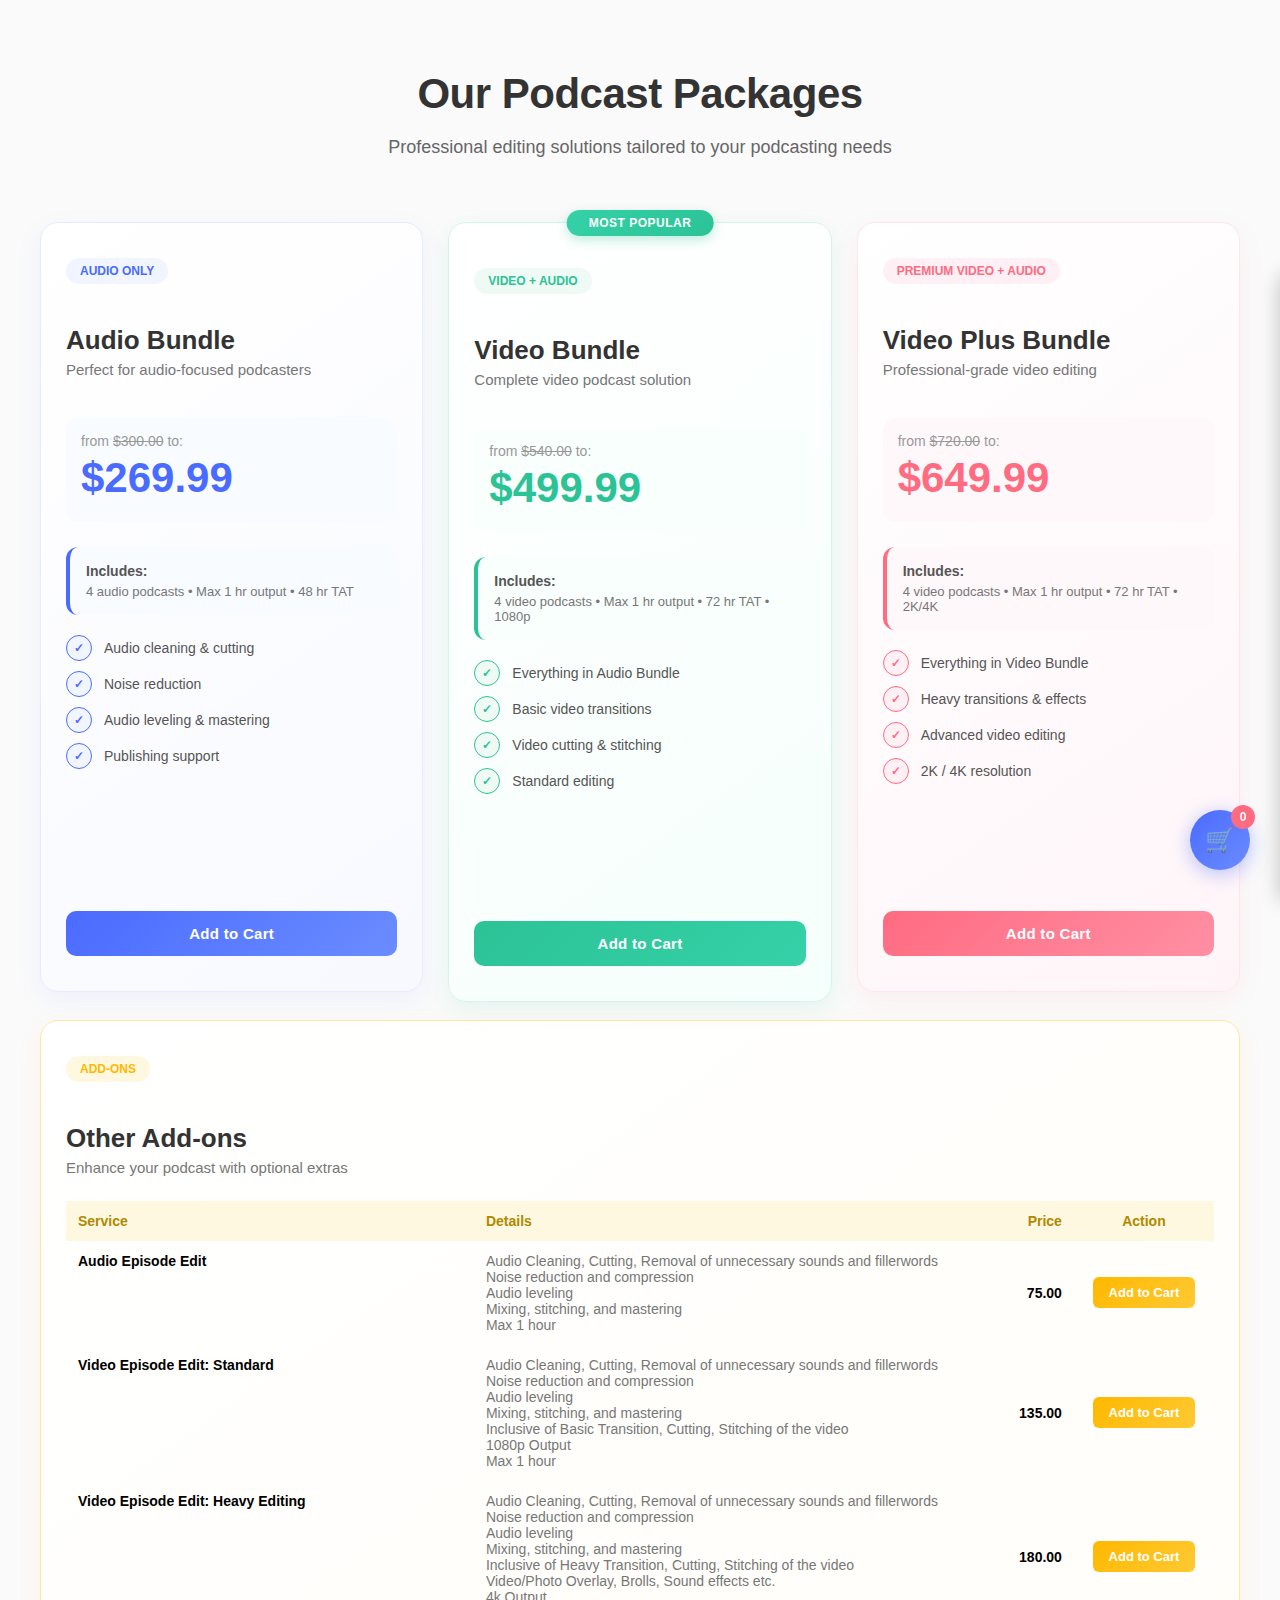
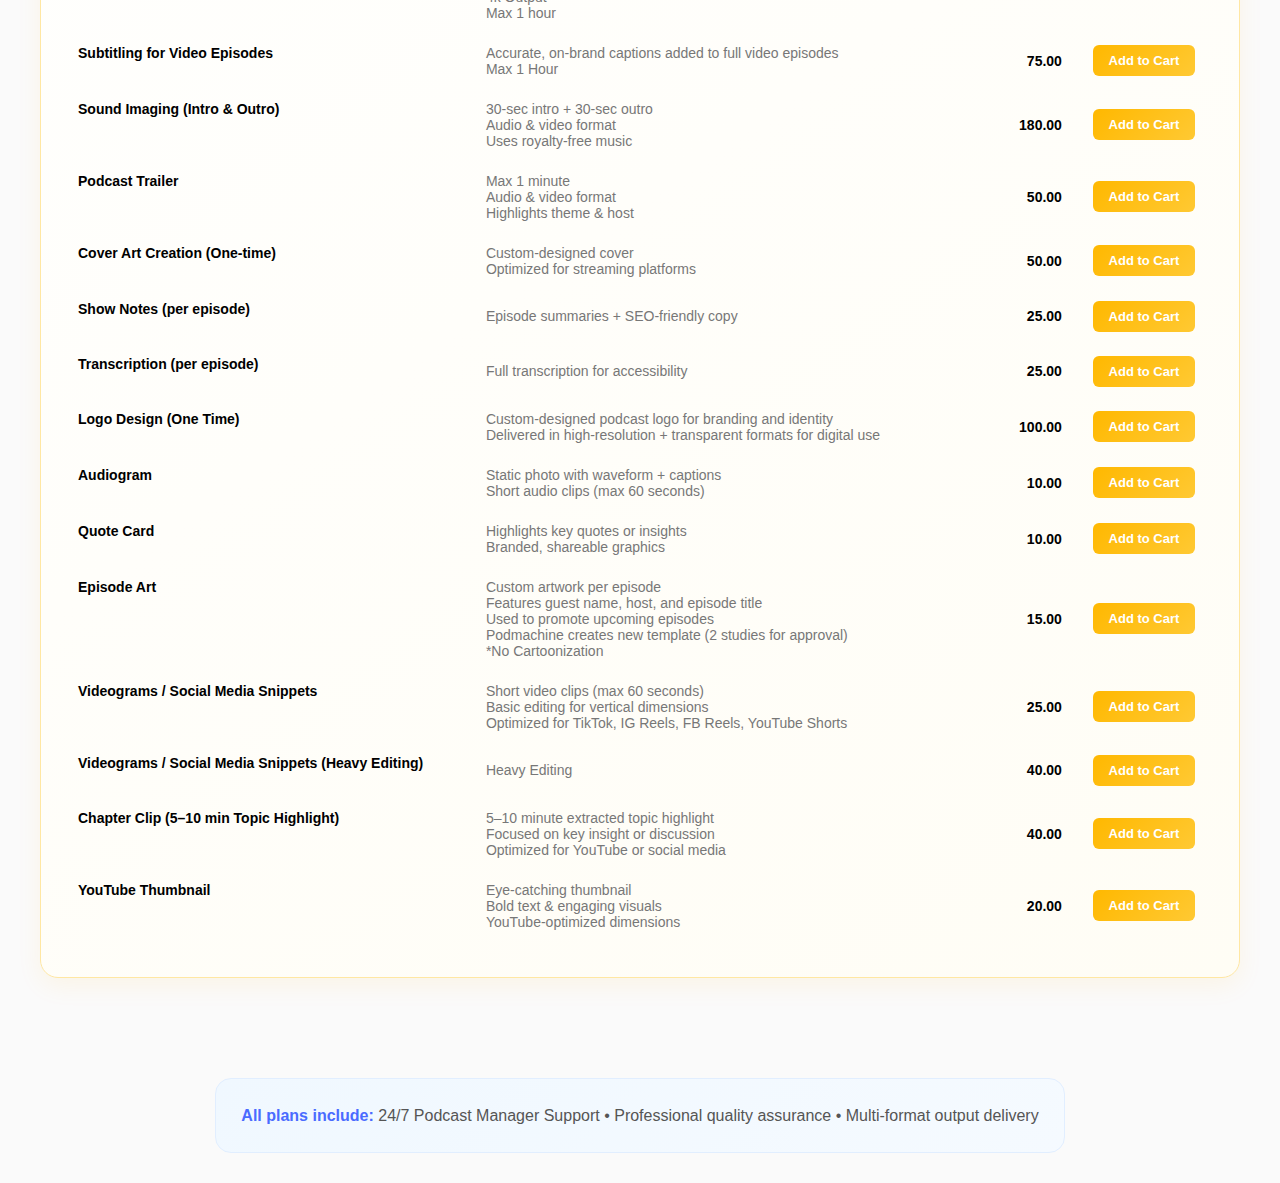
<file: test.html>
<!DOCTYPE html>
<html lang="en">
<head>
<meta charset="UTF-8">
<meta name="viewport" content="width=device-width, initial-scale=1.0">
<style>
  body { margin: 0; font-family: -apple-system, BlinkMacSystemFont, 'Segoe UI', Roboto, sans-serif; }
  @media (max-width: 768px) {
    section div[style*="display: flex; flex-wrap: wrap;"] > div {
      flex: 1 1 100% !important;
      max-width: 100% !important;
      margin-top:70px !important;
    }
    section h2 { font-size: 32px !important; }
    section p { font-size: 16px !important; }
    .package-card { padding: 25px 15px !important; }
  }
  
  /* Cart Styles */
  .cart-float {
    position: fixed;
    bottom: 30px;
    right: 30px;
    z-index: 1000;
  }
  .cart-button {
    background: linear-gradient(135deg, #4a6bff, #6b8cff);
    color: white;
    border: none;
    border-radius: 50%;
    width: 60px;
    height: 60px;
    font-size: 24px;
    cursor: pointer;
    box-shadow: 0 4px 20px rgba(74, 107, 255, 0.4);
    transition: all 0.3s;
    position: relative;
  }
  .cart-button:hover {
    transform: translateY(-3px);
    box-shadow: 0 6px 25px rgba(74, 107, 255, 0.5);
  }
  .cart-badge {
    position: absolute;
    top: -5px;
    right: -5px;
    background: #ff6b81;
    color: white;
    border-radius: 50%;
    width: 24px;
    height: 24px;
    display: flex;
    align-items: center;
    justify-content: center;
    font-size: 12px;
    font-weight: bold;
  }
  .cart-panel {
    position: fixed;
    bottom: 0;
    right: 0;
    width: 450px;
    max-width: 100vw;
    height: 70vh;
    background: white;
    box-shadow: -2px 0 20px rgba(0,0,0,0.2);
    transform: translateX(100%);
    transition: transform 0.3s;
    display: flex;
    flex-direction: column;
    border-radius: 20px 0 0 0;
  }
  .cart-panel.open {
    transform: translateX(0);
  }
  .cart-header {
    padding: 20px;
    background: linear-gradient(135deg, #4a6bff, #6b8cff);
    color: white;
    display: flex;
    justify-content: space-between;
    align-items: center;
    border-radius: 20px 0 0 0;
  }
  .cart-close {
    background: none;
    border: none;
    color: white;
    font-size: 24px;
    cursor: pointer;
    padding: 5px;
  }
  .cart-items {
    flex: 1;
    overflow-y: auto;
    padding: 20px;
  }
  .cart-item {
    display: flex;
    justify-content: space-between;
    align-items: center;
    padding: 15px;
    margin-bottom: 10px;
    background: #f8f9ff;
    border-radius: 10px;
    border: 1px solid #e6ecff;
  }
  .cart-item-info {
    flex: 1;
  }
  .cart-item-name {
    font-weight: 600;
    color: #333;
    margin-bottom: 5px;
  }
  .cart-item-price {
    color: #4a6bff;
    font-weight: 700;
  }
  .cart-item-controls {
    display: flex;
    align-items: center;
    gap: 10px;
  }
  .qty-btn {
    width: 28px;
    height: 28px;
    border: none;
    background: #4a6bff;
    color: white;
    border-radius: 6px;
    cursor: pointer;
    font-size: 16px;
    display: flex;
    align-items: center;
    justify-content: center;
  }
  .qty-btn:hover {
    background: #3a5bef;
  }
  .qty-display {
    min-width: 30px;
    text-align: center;
    font-weight: 600;
  }
  .remove-btn {
    background: #ff6b81;
    color: white;
    border: none;
    padding: 5px 10px;
    border-radius: 6px;
    cursor: pointer;
    font-size: 12px;
  }
  .cart-footer {
    padding: 20px;
    border-top: 2px solid #e6ecff;
    background: #fafbff;
  }
  .cart-total {
    display: flex;
    justify-content: space-between;
    align-items: center;
    margin-bottom: 15px;
    font-size: 18px;
    font-weight: 700;
  }
  .contact-sales-btn {
    width: 100%;
    padding: 15px;
    background: linear-gradient(135deg, #2bc396, #36d1a8);
    color: white;
    border: none;
    border-radius: 10px;
    font-size: 16px;
    font-weight: 700;
    cursor: pointer;
    transition: all 0.3s;
  }
  .contact-sales-btn:hover {
    transform: translateY(-2px);
    box-shadow: 0 6px 15px rgba(43, 195, 150, 0.3);
  }
  .empty-cart {
    text-align: center;
    padding: 40px 20px;
    color: #999;
  }
  @media (max-width: 768px) {
    .cart-panel { width: 100vw; }
  }
</style>
</head>
<body>

<section style="padding: 30px 20px; background-color: #fafafa; margin-bottom:-100px;" >
  <div style="max-width: 1200px; margin: 0 auto;">
    
    <!-- Header -->
    <div style="text-align: center; margin-bottom: 60px; margin-top:40px">
      <h2 style="font-size: 42px; font-weight: 800; color: #333; margin-bottom: 15px; letter-spacing: -0.5px;">Our Podcast Packages</h2>
      <p style="font-size: 18px; color: #666; max-width: 700px; margin: 0 auto; line-height: 1.6;">Professional editing solutions tailored to your podcasting needs</p>
    </div>
    
    <!-- Packages Grid -->
    <div style="display: flex; flex-wrap: wrap; justify-content: center; gap: 25px;">
      
      <!-- Audio Bundle -->
      <div style="flex: 1 1 280px; max-width: 100%; min-width: 280px; position: relative;">
        <div class="package-card" style="background: linear-gradient(145deg, #ffffff, #f8f9ff); border-radius: 18px; padding: 35px 25px; height: 100%; box-shadow: 0 8px 25px rgba(91, 134, 255, 0.08); border: 1px solid #e6ecff; transition: all 0.3s ease; display: flex; flex-direction: column;">
          <div style="margin-bottom: 20px;">
            <div style="background-color: #f0f5ff; color: #4a6bff; font-size: 12px; font-weight: 700; padding: 6px 14px; border-radius: 20px; display: inline-block; margin-bottom: 15px;">AUDIO ONLY</div>
            <h3 style="font-size: 26px; font-weight: 800; color: #333; margin-bottom: 5px;">Audio Bundle</h3>
            <div style="font-size: 15px; color: #777; margin-bottom: 20px;">Perfect for audio-focused podcasters</div>
          </div>
          
          <div style="margin-bottom: 25px; padding: 15px; background-color: #f8fbff; border-radius: 12px;">
            <div style="font-size: 14px; color: #999; margin-bottom: 5px;">
              from <span style="text-decoration: line-through;">$300.00</span> to:
            </div>
            <div style="font-size: 42px; font-weight: 800; color: #4a6bff; margin-bottom: 5px;">$269.99</div>
          </div>
          
          <div style="flex-grow: 1; margin-bottom: 25px;">
            <div style="background-color: #f8fbff; padding: 16px; border-radius: 12px; margin-bottom: 20px; border-left: 4px solid #4a6bff;">
              <div style="font-size: 14px; color: #555; font-weight: 600; margin-bottom: 5px;">Includes:</div>
              <div style="font-size: 13px; color: #777;">4 audio podcasts • Max 1 hr output • 48 hr TAT</div>
            </div>
            
            <div style="margin-bottom: 20px;">
              <div style="display: flex; align-items: center; margin-bottom: 10px;">
                <div style="width: 24px; height: 24px; background-color: #f0f5ff; border-radius: 50%; display: flex; align-items: center; justify-content: center; margin-right: 12px; flex-shrink: 0; border: 1px solid #4a6bff;">
                  <div style="font-size: 12px; color: #4a6bff; font-weight: bold;">✓</div>
                </div>
                <div style="font-size: 14px; color: #555;">Audio cleaning & cutting</div>
              </div>
              <div style="display: flex; align-items: center; margin-bottom: 10px;">
                <div style="width: 24px; height: 24px; background-color: #f0f5ff; border-radius: 50%; display: flex; align-items: center; justify-content: center; margin-right: 12px; flex-shrink: 0; border: 1px solid #4a6bff;">
                  <div style="font-size: 12px; color: #4a6bff; font-weight: bold;">✓</div>
                </div>
                <div style="font-size: 14px; color: #555;">Noise reduction</div>
              </div>
              <div style="display: flex; align-items: center; margin-bottom: 10px;">
                <div style="width: 24px; height: 24px; background-color: #f0f5ff; border-radius: 50%; display: flex; align-items: center; justify-content: center; margin-right: 12px; flex-shrink: 0; border: 1px solid #4a6bff;">
                  <div style="font-size: 12px; color: #4a6bff; font-weight: bold;">✓</div>
                </div>
                <div style="font-size: 14px; color: #555;">Audio leveling & mastering</div>
              </div>
              <div style="display: flex; align-items: center; margin-bottom: 10px;">
                <div style="width: 24px; height: 24px; background-color: #f0f5ff; border-radius: 50%; display: flex; align-items: center; justify-content: center; margin-right: 12px; flex-shrink: 0; border: 1px solid #4a6bff;">
                  <div style="font-size: 12px; color: #4a6bff; font-weight: bold;">✓</div>
                </div>
                <div style="font-size: 14px; color: #555;">Publishing support</div>
              </div>
            </div>
          </div>
          
          <div style="text-align: center;">
            <button class="select-btn add-to-cart" data-name="Audio Bundle" data-price="269.99" style="background: linear-gradient(135deg, #4a6bff, #6b8cff); color: white; font-weight: 700; padding: 14px 24px; border-radius: 10px; cursor: pointer; transition: all 0.3s; border: none; font-size: 15px; letter-spacing: 0.3px; width: 100%;">Add to Cart</button>
          </div>
        </div>
      </div>
      
      <!-- Video Bundle -->
      <div style="flex: 1 1 280px; max-width: 100%; min-width: 280px; position: relative;">
        <div style="position: absolute; top: -12px; left: 50%; transform: translateX(-50%); background: linear-gradient(135deg, #36d1a8, #2bc396); color: white; font-size: 12px; font-weight: 800; padding: 6px 22px; border-radius: 20px; z-index: 10; letter-spacing: 0.5px; white-space: nowrap; box-shadow: 0 4px 12px rgba(43, 195, 150, 0.3);">MOST POPULAR</div>
        
        <div class="package-card" style="background: linear-gradient(145deg, #ffffff, #f5fffb); border-radius: 18px; padding: 45px 25px 35px; height: 100%; box-shadow: 0 8px 25px rgba(43, 195, 150, 0.1); border: 1px solid #d4f5ea; transition: all 0.3s ease; display: flex; flex-direction: column;">
          <div style="margin-bottom: 20px;">
            <div style="background-color: #f0faf5; color: #2bc396; font-size: 12px; font-weight: 700; padding: 6px 14px; border-radius: 20px; display: inline-block; margin-bottom: 15px;">VIDEO + AUDIO</div>
            <h3 style="font-size: 26px; font-weight: 800; color: #333; margin-bottom: 5px;">Video Bundle</h3>
            <div style="font-size: 15px; color: #777; margin-bottom: 20px;">Complete video podcast solution</div>
          </div>
          
          <div style="margin-bottom: 25px; padding: 15px; background-color: #f8fffc; border-radius: 12px;">
            <div style="font-size: 14px; color: #999; margin-bottom: 5px;">
              from <span style="text-decoration: line-through;">$540.00</span> to:
            </div>
            <div style="font-size: 42px; font-weight: 800; color: #2bc396; margin-bottom: 5px;">$499.99</div>
          </div>
          
          <div style="flex-grow: 1; margin-bottom: 25px;">
            <div style="background-color: #f8fffc; padding: 16px; border-radius: 12px; margin-bottom: 20px; border-left: 4px solid #2bc396;">
              <div style="font-size: 14px; color: #555; font-weight: 600; margin-bottom: 5px;">Includes:</div>
              <div style="font-size: 13px; color: #777;">4 video podcasts • Max 1 hr output • 72 hr TAT • 1080p</div>
            </div>
            
            <div style="margin-bottom: 20px;">
              <div style="display: flex; align-items: center; margin-bottom: 10px;">
                <div style="width: 24px; height: 24px; background-color: #f0faf5; border-radius: 50%; display: flex; align-items: center; justify-content: center; margin-right: 12px; flex-shrink: 0; border: 1px solid #2bc396;">
                  <div style="font-size: 12px; color: #2bc396; font-weight: bold;">✓</div>
                </div>
                <div style="font-size: 14px; color: #555;">Everything in Audio Bundle</div>
              </div>
              <div style="display: flex; align-items: center; margin-bottom: 10px;">
                <div style="width: 24px; height: 24px; background-color: #f0faf5; border-radius: 50%; display: flex; align-items: center; justify-content: center; margin-right: 12px; flex-shrink: 0; border: 1px solid #2bc396;">
                  <div style="font-size: 12px; color: #2bc396; font-weight: bold;">✓</div>
                </div>
                <div style="font-size: 14px; color: #555;">Basic video transitions</div>
              </div>
              <div style="display: flex; align-items: center; margin-bottom: 10px;">
                <div style="width: 24px; height: 24px; background-color: #f0faf5; border-radius: 50%; display: flex; align-items: center; justify-content: center; margin-right: 12px; flex-shrink: 0; border: 1px solid #2bc396;">
                  <div style="font-size: 12px; color: #2bc396; font-weight: bold;">✓</div>
                </div>
                <div style="font-size: 14px; color: #555;">Video cutting & stitching</div>
              </div>
              <div style="display: flex; align-items: center; margin-bottom: 10px;">
                <div style="width: 24px; height: 24px; background-color: #f0faf5; border-radius: 50%; display: flex; align-items: center; justify-content: center; margin-right: 12px; flex-shrink: 0; border: 1px solid #2bc396;">
                  <div style="font-size: 12px; color: #2bc396; font-weight: bold;">✓</div>
                </div>
                <div style="font-size: 14px; color: #555;">Standard editing</div>
              </div>
            </div>
          </div>
          
          <div style="text-align: center;">
            <button class="select-btn add-to-cart" data-name="Video Bundle" data-price="499.99" style="background: linear-gradient(135deg, #2bc396, #36d1a8); color: white; font-weight: 700; padding: 14px 24px; border-radius: 10px; cursor: pointer; transition: all 0.3s; border: none; font-size: 15px; letter-spacing: 0.3px; width: 100%;">Add to Cart</button>
          </div>
        </div>
      </div>
      
      <!-- Video Plus Bundle -->
      <div style="flex: 1 1 280px; max-width: 100%; min-width: 280px; position: relative;">
        <div class="package-card" style="background: linear-gradient(145deg, #ffffff, #fff5f8); border-radius: 18px; padding: 35px 25px; height: 100%; box-shadow: 0 8px 25px rgba(255, 107, 129, 0.08); border: 1px solid #ffe6ec; transition: all 0.3s ease; display: flex; flex-direction: column;">
          <div style="margin-bottom: 20px;">
            <div style="background-color: #fff0f5; color: #ff6b81; font-size: 12px; font-weight: 700; padding: 6px 14px; border-radius: 20px; display: inline-block; margin-bottom: 15px;">PREMIUM VIDEO + AUDIO</div>
            <h3 style="font-size: 26px; font-weight: 800; color: #333; margin-bottom: 5px;">Video Plus Bundle</h3>
            <div style="font-size: 15px; color: #777; margin-bottom: 20px;">Professional-grade video editing</div>
          </div>
          
          <div style="margin-bottom: 25px; padding: 15px; background-color: #fff8fa; border-radius: 12px;">
            <div style="font-size: 14px; color: #999; margin-bottom: 5px;">
              from <span style="text-decoration: line-through;">$720.00</span> to:
            </div>
            <div style="font-size: 42px; font-weight: 800; color: #ff6b81; margin-bottom: 5px;">$649.99</div>
          </div>
          
          <div style="flex-grow: 1; margin-bottom: 25px;">
            <div style="background-color: #fff8fa; padding: 16px; border-radius: 12px; margin-bottom: 20px; border-left: 4px solid #ff6b81;">
              <div style="font-size: 14px; color: #555; font-weight: 600; margin-bottom: 5px;">Includes:</div>
              <div style="font-size: 13px; color: #777;">4 video podcasts • Max 1 hr output • 72 hr TAT • 2K/4K</div>
            </div>
            
            <div style="margin-bottom: 20px;">
              <div style="display: flex; align-items: center; margin-bottom: 10px;">
                <div style="width: 24px; height: 24px; background-color: #fff0f5; border-radius: 50%; display: flex; align-items: center; justify-content: center; margin-right: 12px; flex-shrink: 0; border: 1px solid #ff6b81;">
                  <div style="font-size: 12px; color: #ff6b81; font-weight: bold;">✓</div>
                </div>
                <div style="font-size: 14px; color: #555;">Everything in Video Bundle</div>
              </div>
              <div style="display: flex; align-items: center; margin-bottom: 10px;">
                <div style="width: 24px; height: 24px; background-color: #fff0f5; border-radius: 50%; display: flex; align-items: center; justify-content: center; margin-right: 12px; flex-shrink: 0; border: 1px solid #ff6b81;">
                  <div style="font-size: 12px; color: #ff6b81; font-weight: bold;">✓</div>
                </div>
                <div style="font-size: 14px; color: #555;">Heavy transitions & effects</div>
              </div>
              <div style="display: flex; align-items: center; margin-bottom: 10px;">
                <div style="width: 24px; height: 24px; background-color: #fff0f5; border-radius: 50%; display: flex; align-items: center; justify-content: center; margin-right: 12px; flex-shrink: 0; border: 1px solid #ff6b81;">
                  <div style="font-size: 12px; color: #ff6b81; font-weight: bold;">✓</div>
                </div>
                <div style="font-size: 14px; color: #555;">Advanced video editing</div>
              </div>
              <div style="display: flex; align-items: center; margin-bottom: 10px;">
                <div style="width: 24px; height: 24px; background-color: #fff0f5; border-radius: 50%; display: flex; align-items: center; justify-content: center; margin-right: 12px; flex-shrink: 0; border: 1px solid #ff6b81;">
                  <div style="font-size: 12px; color: #ff6b81; font-weight: bold;">✓</div>
                </div>
                <div style="font-size: 14px; color: #555;">2K / 4K resolution</div>
              </div>
            </div>
          </div>
          
          <div style="text-align: center;">
            <button class="select-btn add-to-cart" data-name="Video Plus Bundle" data-price="649.99" style="background: linear-gradient(135deg, #ff6b81, #ff8fa3); color: white; font-weight: 700; padding: 14px 24px; border-radius: 10px; cursor: pointer; transition: all 0.3s; border: none; font-size: 15px; letter-spacing: 0.3px; width: 100%;">Add to Cart</button>
          </div>
        </div>
      </div>
      
    </div>

    <!-- Add-ons Section -->
    <div style="max-width: 100%; margin-top: 100px;">
      <div style="background: linear-gradient(145deg, #ffffff, #fffdf5); border-radius: 18px; padding: 35px 25px; box-shadow: 0 8px 25px rgba(255, 184, 0, 0.08); border: 1px solid #ffe7a3;">
        <div style="margin-bottom: 25px;">
          <div style="background-color: #fff8e1; color: #ffb800; font-size: 12px; font-weight: 700; padding: 6px 14px; border-radius: 20px; display: inline-block; margin-bottom: 15px;">ADD-ONS</div>
          <h3 style="font-size: 26px; font-weight: 800; color: #333; margin-bottom: 5px;">Other Add-ons</h3>
          <div style="font-size: 15px; color: #777;">Enhance your podcast with optional extras</div>
        </div>

        <div style="overflow-x:auto;">
          <table style="width:100%; border-collapse:collapse; font-size:14px;">
            <thead>
              <tr style="background-color:#fff8e1;">
                <th style="padding:12px; text-align:left; color:#b08900;">Service</th>
                <th style="padding:12px; text-align:left; color:#b08900;">Details</th>
                <th style="padding:12px; text-align:right; color:#b08900;">Price</th>
                <th style="padding:12px; text-align:center; color:#b08900;">Action</th>
              </tr>
            </thead>
            <tbody id="addons-list">
              <!-- Add-ons will be inserted here -->
            </tbody>
          </table>
        </div>
      </div>
    </div>

    <!-- Note -->
    <div style="text-align: center; margin-top: 100px; padding: 24px; background: linear-gradient(135deg, #f0f8ff, #f5faff); border-radius: 16px; max-width: 800px; margin-left: auto; margin-right: auto; border: 1px solid #e1eeff;">
      <div style="font-size: 16px; color: #555; line-height: 1.6;">
        <span style="font-weight: 700; color: #4a6bff;">All plans include:</span> 24/7 Podcast Manager Support • Professional quality assurance • Multi-format output delivery
      </div>
    </div>
  </div>
</section>

<!-- Floating Cart Button -->
<div class="cart-float">
  <button class="cart-button" id="cart-toggle">
    🛒
    <span class="cart-badge" id="cart-count">0</span>
  </button>
</div>

<!-- Cart Panel -->
<div class="cart-panel" id="cart-panel">
  <div class="cart-header">
    <h3 style="margin: 0; font-size: 20px;">Your Selection</h3>
    <button class="cart-close" id="cart-close">×</button>
  </div>
  <div class="cart-items" id="cart-items">
    <div class="empty-cart">
      <div style="font-size: 48px; margin-bottom: 10px;">🛒</div>
      <div>Your cart is empty</div>
      <div style="font-size: 13px; margin-top: 5px;">Add packages or add-ons to get started</div>
    </div>
  </div>
  <div class="cart-footer">
    <div class="cart-total">
      <span>Total ($USD):</span>
      <span style="color: #4a6bff;" id="cart-total">$0.00</span>
    </div>
    <button class="contact-sales-btn" id="contact-sales">Contact Sales</button>
  </div>
</div>

<script>
// Add-ons data
const addons = [
  { name: "Audio Episode Edit", price: 75.00, details: "Audio Cleaning, Cutting, Removal of unnecessary sounds and fillerwords<br>Noise reduction and compression<br>Audio leveling<br>Mixing, stitching, and mastering<br>Max 1 hour" },
  { name: "Video Episode Edit: Standard", price: 135.00, details: "Audio Cleaning, Cutting, Removal of unnecessary sounds and fillerwords<br>Noise reduction and compression<br>Audio leveling<br>Mixing, stitching, and mastering<br>Inclusive of Basic Transition, Cutting, Stitching of the video<br>1080p Output<br>Max 1 hour" },
  { name: "Video Episode Edit: Heavy Editing", price: 180.00, details: "Audio Cleaning, Cutting, Removal of unnecessary sounds and fillerwords<br>Noise reduction and compression<br>Audio leveling<br>Mixing, stitching, and mastering<br>Inclusive of Heavy Transition, Cutting, Stitching of the video<br>Video/Photo Overlay, Brolls, Sound effects etc.<br>4k Output<br>Max 1 hour" },
  { name: "Subtitling for Video Episodes", price: 75.00, details: "Accurate, on-brand captions added to full video episodes <br> Max 1 Hour" },
  { name: "Sound Imaging (Intro & Outro)", price: 180.00, details: "30-sec intro + 30-sec outro<br>Audio & video format<br>Uses royalty-free music" },
  { name: "Podcast Trailer", price: 50.00, details: "Max 1 minute<br>Audio & video format<br>Highlights theme & host" },
  { name: "Cover Art Creation (One-time)", price: 50.00, details: "Custom-designed cover<br>Optimized for streaming platforms" },
  { name: "Show Notes (per episode)", price: 25.00, details: "Episode summaries + SEO-friendly copy" },
  { name: "Transcription (per episode)", price: 25.00, details: "Full transcription for accessibility" },
  { name: "Logo Design (One Time)", price: 100.00, details: "Custom-designed podcast logo for branding and identity <br> Delivered in high-resolution + transparent formats for digital use" },
  { name: "Audiogram", price: 10.00, details: "Static photo with waveform + captions<br>Short audio clips (max 60 seconds)" },
  { name: "Quote Card", price: 10.00, details: "Highlights key quotes or insights<br>Branded, shareable graphics" },
  { name: "Episode Art", price: 15.00, details: "Custom artwork per episode<br>Features guest name, host, and episode title<br>Used to promote upcoming episodes<br>Podmachine creates new template (2 studies for approval)<br>*No Cartoonization" },
  { name: "Videograms / Social Media Snippets", price: 25.00, details: "Short video clips (max 60 seconds)<br>Basic editing for vertical dimensions<br>Optimized for TikTok, IG Reels, FB Reels, YouTube Shorts" },
  { name: "Videograms / Social Media Snippets (Heavy Editing)", price: 40.00, details: "Heavy Editing" },
  { name: "Chapter Clip (5–10 min Topic Highlight)", price: 40.00, details: "5–10 minute extracted topic highlight<br>Focused on key insight or discussion<br>Optimized for YouTube or social media" },
  { name: "YouTube Thumbnail", price: 20.00, details: "Eye-catching thumbnail<br>Bold text & engaging visuals<br>YouTube-optimized dimensions" }
];

// Cart state
let cart = {};

// Initialize add-ons table
function initAddons() {
  const tbody = document.getElementById('addons-list');
  tbody.innerHTML = addons.map((addon, idx) => `
    <tr>
      <td style="padding:12px; font-weight:600; vertical-align:top;">${addon.name}</td>
      <td style="padding:12px; color:#777;">${addon.details}</td>
      <td style="padding:12px; text-align:right; font-weight:600;">${addon.price.toFixed(2)}</td>
      <td style="padding:12px; text-align:center;">
        <button class="add-to-cart" data-name="${addon.name}" data-price="${addon.price}" 
          style="background: linear-gradient(135deg, #ffb800, #ffc933); color: white; border: none; padding: 8px 16px; border-radius: 6px; cursor: pointer; font-size: 13px; font-weight: 600;">
          Add to Cart
        </button>
      </td>
    </tr>
  `).join('');
}

// Add to cart
function addToCart(name, price) {
  if (cart[name]) {
    cart[name].quantity++;
  } else {
    cart[name] = { price: parseFloat(price), quantity: 1 };
  }
  updateCart();
}

// Update cart display
function updateCart() {
  const cartItems = document.getElementById('cart-items');
  const cartCount = document.getElementById('cart-count');
  const cartTotal = document.getElementById('cart-total');
  
  const itemCount = Object.values(cart).reduce((sum, item) => sum + item.quantity, 0);
  const total = Object.values(cart).reduce((sum, item) => sum + (item.price * item.quantity), 0);
  
  cartCount.textContent = itemCount;
  cartTotal.textContent = `${total.toFixed(2)}`;
  
  if (itemCount === 0) {
    cartItems.innerHTML = `
      <div class="empty-cart">
        <div style="font-size: 48px; margin-bottom: 10px;">🛒</div>
        <div>Your cart is empty</div>
        <div style="font-size: 13px; margin-top: 5px;">Add packages or add-ons to get started</div>
      </div>
    `;
  } else {
    cartItems.innerHTML = Object.entries(cart).map(([name, item]) => `
      <div class="cart-item">
        <div class="cart-item-info">
          <div class="cart-item-name">${name}</div>
          <div class="cart-item-price">${item.price.toFixed(2)} each</div>
        </div>
        <div class="cart-item-controls">
          <button class="qty-btn" onclick="decreaseQty('${name}')">−</button>
          <div class="qty-display">${item.quantity}</div>
          <button class="qty-btn" onclick="increaseQty('${name}')">+</button>
          <button class="remove-btn" onclick="removeItem('${name}')">Remove</button>
        </div>
      </div>
    `).join('');
  }
}

// Quantity controls
function increaseQty(name) {
  cart[name].quantity++;
  updateCart();
}

function decreaseQty(name) {
  if (cart[name].quantity > 1) {
    cart[name].quantity--;
  } else {
    delete cart[name];
  }
  updateCart();
}

function removeItem(name) {
  delete cart[name];
  updateCart();
}

// Toggle cart panel
function toggleCart() {
  document.getElementById('cart-panel').classList.toggle('open');
}

// Contact sales
function contactSales() {
  const items = Object.entries(cart).map(([name, item]) => 
    `${name} x${item.quantity} - ${(item.price * item.quantity).toFixed(2)}`
  ).join('\n');
  
  const total = Object.values(cart).reduce((sum, item) => sum + (item.price * item.quantity), 0);
  
  const message = `I'm interested in the following services:\n\n${items}\n\nTotal: ${total.toFixed(2)}\n\nPlease contact me with more information.`;
  
  // Option 1: Open email client
  const mailtoLink = `mailto:consultation@podmachine.com?subject=Podcast Services Inquiry&body=${encodeURIComponent(message)}`;
  window.location.href = mailtoLink;
  
  // Option 2: Show confirmation (comment out mailto above to use this)
  // alert(`Thank you for your interest!\n\n${message}\n\nOur sales team will contact you shortly.`);
}

// Event listeners
document.addEventListener('DOMContentLoaded', function() {
  initAddons();
  
  // Add to cart buttons
  document.addEventListener('click', function(e) {
    if (e.target.classList.contains('add-to-cart')) {
      const name = e.target.dataset.name;
      const price = e.target.dataset.price;
      addToCart(name, price);
      
      // Visual feedback
      e.target.textContent = 'Added!';
      setTimeout(() => {
        e.target.textContent = e.target.closest('td') ? 'Add to Cart' : 'Add to Cart';
      }, 1000);
    }
  });
  
  // Cart toggle
  document.getElementById('cart-toggle').addEventListener('click', toggleCart);
  document.getElementById('cart-close').addEventListener('click', toggleCart);
  
  // Contact sales
  document.getElementById('contact-sales').addEventListener('click', contactSales);
  
  // Card hover effects
  const cards = document.querySelectorAll('.package-card');
  cards.forEach(card => {
    card.addEventListener('mouseenter', function() {
      this.style.transform = 'translateY(-12px)';
      this.style.boxShadow = '0 20px 40px rgba(0,0,0,0.1)';
    });
    
    card.addEventListener('mouseleave', function() {
      this.style.transform = 'translateY(0)';
    });
  });
  
  // Button hover effects
  const buttons = document.querySelectorAll('.select-btn');
  buttons.forEach(button => {
    button.addEventListener('mouseenter', function() {
      this.style.transform = 'translateY(-2px)';
      this.style.boxShadow = '0 6px 15px rgba(0,0,0,0.15)';
    });
    
    button.addEventListener('mouseleave', function() {
      this.style.transform = 'translateY(0)';
      this.style.boxShadow = 'none';
    });
  });
});
</script>

</body>
</html>
</file>
